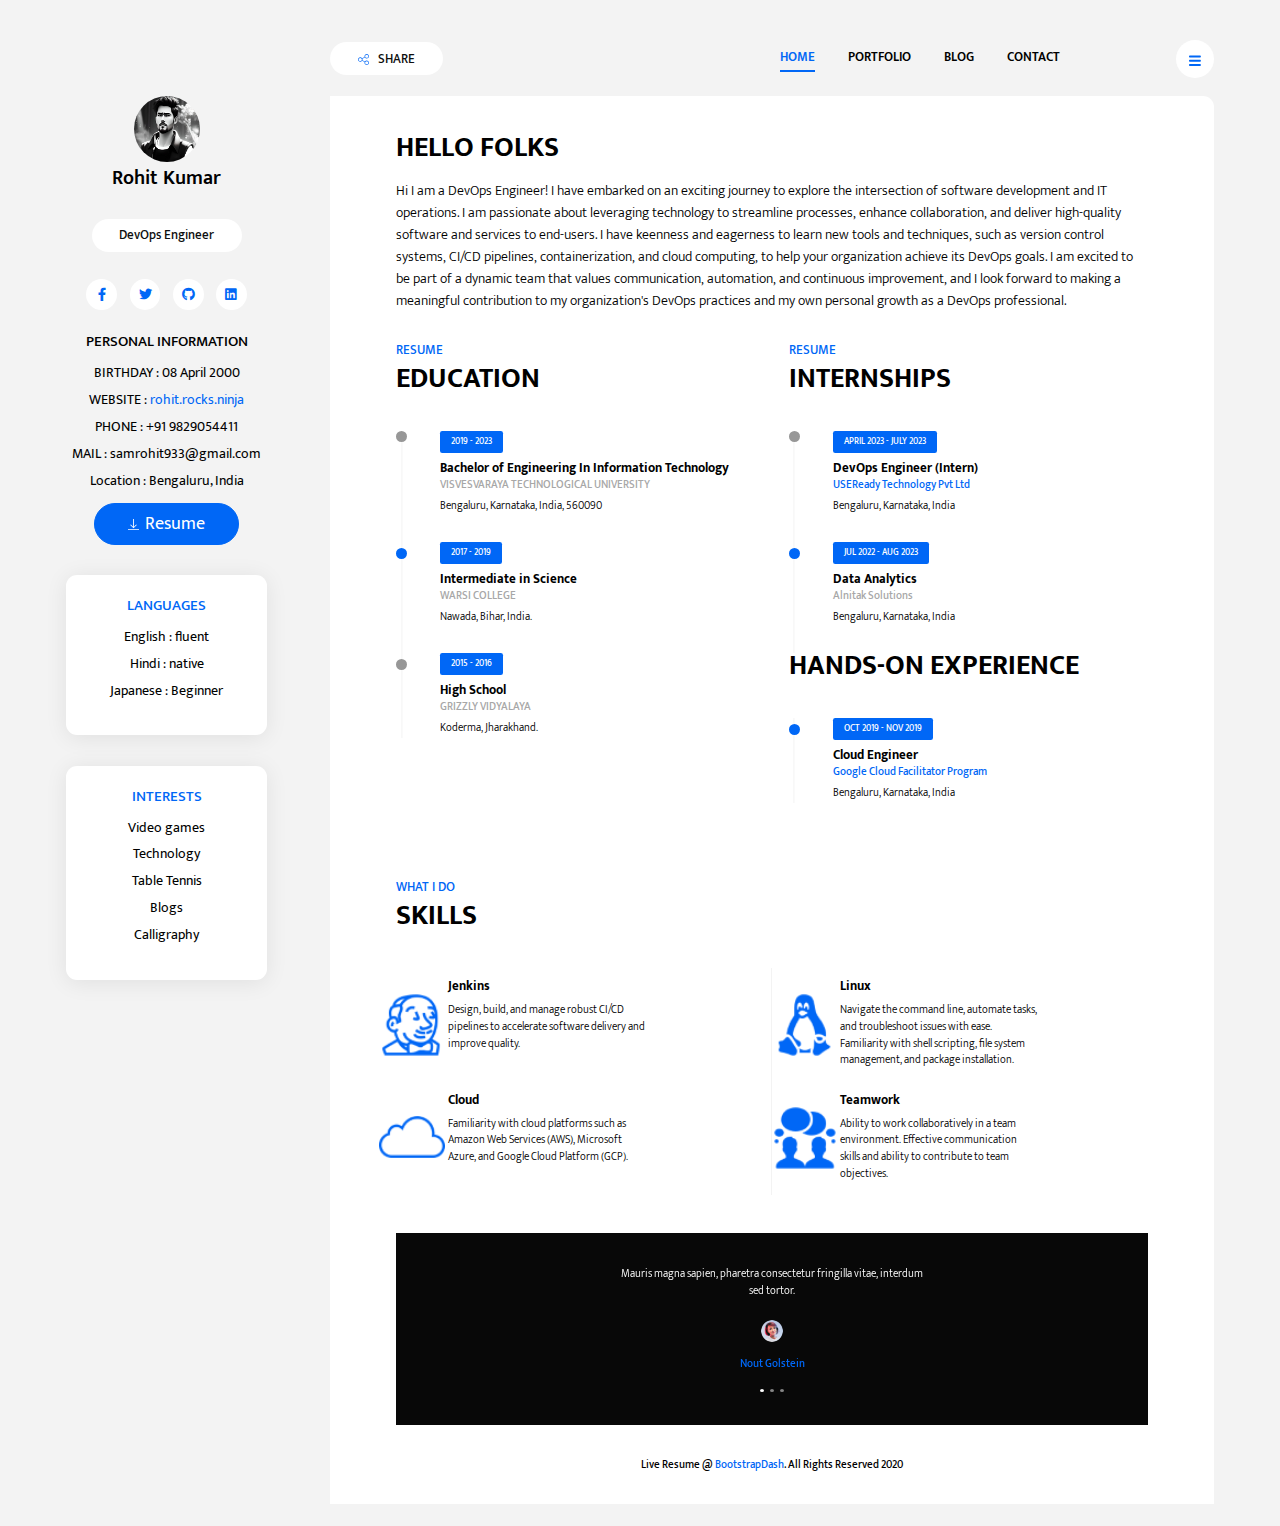
<file: index.html>
<!DOCTYPE html>
<html lang="en">

<head>
    <meta charset="UTF-8">
    <meta name="viewport" content="width=device-width, initial-scale=1.0">
    <meta http-equiv="X-UA-Compatible" content="ie=edge">
    <link rel="shortcut icon" type="image/x-icon" href="/assets/images/fevicon.ico">
    <title>Rohit Kumar :: Home</title>
    <link href="https://fonts.googleapis.com/css?family=Mukta:300,400,500,600,700&display=swap" rel="stylesheet">
    <link rel="stylesheet" href="assets/vendors/@fortawesome/fontawesome-free/css/all.min.css">
    <link rel="stylesheet" href="assets/css/live-resume.css">
    <script type="text/javascript" src="https://platform-api.sharethis.com/js/sharethis.js#property=65266da3d2e3090013cbdcdd&product=inline-share-buttons&source=platform" async="async"></script>
</head>

<body>
    <header>
        <button class="btn btn-white btn-share ml-auto mr-3 ml-md-0 mr-md-auto"><img src="assets/images/share.svg" alt="share" class="btn-img">
            SHARE</button>
        <nav class="collapsible-nav" id="collapsible-nav">
            <a href="index.html" class="nav-link active">HOME</a>
            <!-- <a href="resume.html" class="nav-link">RESUME</a> -->
            <a href="portfolio.html" class="nav-link">PORTFOLIO</a>
            <a href="blog.html" class="nav-link">BLOG</a>
            <a href="contact.html" class="nav-link">CONTACT</a>
        </nav>
        <button class="btn btn-menu-toggle btn-white rounded-circle" data-toggle="collapsible-nav"
            data-target="collapsible-nav"><img src="assets/images/hamburger.svg" alt="hamburger"></button>
    </header>
    <div class="content-wrapper">
        <aside>
            <div class="profile-img-wrapper">
                <img src="assets/images/Profile-pic.png" alt="profile">
            </div>
            <h1 class="profile-name">Rohit Kumar</h1>
            <div class="text-center">
                <span class="badge badge-white badge-pill profile-designation">DevOps Engineer</span>
            </div>
            <nav class="social-links">
                <a href="https://www.facebook.com/rohitsam143" class="social-link"><i class="fab fa-facebook-f"></i></a>
                <a href="https://twitter.com/urslimshady" class="social-link"><i class="fab fa-twitter"></i></a>
                <!-- <a href="#!" class="social-link"><i class="fab fa-behance"></i></a>`
                <a href="#!" class="social-link"><i class="fab fa-dribbble"></i></a> -->
                <a href="https://github.com/urslimshady" class="social-link"><i class="fab fa-github"></i></a>
                <a href="https://www.linkedin.com/in/rohit-kumar-a32a4b192/" class="social-link"><i class="fab fa-linkedin"></i></a>
            </nav>
            <div class="widget">
                <h5 class="widget-title">personal information</h5>
                <div class="widget-content">
                    <p>BIRTHDAY : 08 April 2000</p>
                    <p>WEBSITE : <a href="https://urslimshady.rocks.ninja">rohit.rocks.ninja</a></p>
                    <p>PHONE : +91 9829054411</p>
                    <p>MAIL : samrohit933@gmail.com</p>
                    <p>Location : Bengaluru, India</p>
                    <a href="https://www.figma.com/file/1ODHzvQgHjN4sS0tHQzuJA/Rohit_Resume%2FCV-(Community)?type=design&node-id=0%3A1&mode=design&t=R9t8OTG83MrGR3T5-1">
                        <button class="btn btn-download-cv btn-primary rounded-pill"><img src="assets/images/download.svg" alt="download"
                        class="btn-img">Resume</button></a>
                </div>
            </div>
            <div class="widget card">
                <div class="card-body">
                    <div class="widget-content">
                        <h5 class="widget-title card-title">LANGUAGES</h5>
                        <p>English : fluent</p>
                        <p>Hindi : native</p>
                        <p>Japanese : Beginner</p>
                    </div>
                </div>
            </div>
            <div class="widget card">
                <div class="card-body">
                    <div class="widget-content">
                        <h5 class="widget-title card-title">INTERESTS</h5>
                        <p>Video games</p>
                        <p>Technology</p>
                        <p>Table Tennis</p>
                        <p>Blogs</p>
                        <p>Calligraphy</p>
                    </div>
                </div>
            </div>
        </aside>
        <main>
            <section class="intro-section">
                <h2 class="section-title">Hello Folks</h2>
                <p>Hi I am a DevOps Engineer! I have embarked on an exciting journey to explore the intersection of software development and IT operations.
                    I am passionate about leveraging technology to streamline processes, enhance collaboration, and deliver high-quality software and services to end-users.
                    I have keenness and eagerness to learn new tools and techniques, such as version control systems, CI/CD pipelines, containerization, and cloud computing,
                    to help your organization achieve its DevOps goals.
                    I am excited to be part of a dynamic team that values communication, automation, and continuous improvement, and I look forward to making a meaningful
                    contribution to my organization's DevOps practices and my own personal growth as a DevOps professional.</p>
                <!-- <a href="#!" class="btn btn-primary btn-hire-me">HIRE ME</a> -->
            </section>
            <section class="resume-section">
                <div class="row">
                    <div class="col-lg-6">
                        <h6 class="section-subtitle">RESUME</h6>
                        <h2 class="section-title">EDUCATION</h2>
                        <ul class="time-line">
                            <li class="time-line-item">
                                <span class="badge badge-primary">2019 - 2023</span>
                                <h6 class="time-line-item-title">Bachelor of Engineering In Information Technology</h6>
                                <p class="time-line-item-subtitle">VISVESVARAYA TECHNOLOGICAL UNIVERSITY</p>
                                <p class="time-line-item-content">Bengaluru, Karnataka, India, 560090</p>
                            </li>
                            <li class="time-line-item">
                                <span class="badge badge-primary">2017 - 2019</span>
                                <h6 class="time-line-item-title">Intermediate in Science</h6>
                                <p class="time-line-item-subtitle">WARSI COLLEGE</p>
                                <p class="time-line-item-content">Nawada, Bihar, India.
                                </p>
                            </li>
                            <li class="time-line-item">
                                <span class="badge badge-primary">2015 - 2016</span>
                                <h6 class="time-line-item-title">High School</h6>
                                <p class="time-line-item-subtitle">GRIZZLY VIDYALAYA</p>
                                <p class="time-line-item-content">Koderma, Jharakhand.
                                </p>
                            </li>
                        </ul>
                    </div>
                    <div class="col-lg-6">
                        <h6 class="section-subtitle">RESUME</h6>
                        <h2 class="section-title">Internships</h2>
                        <ul class="time-line">
                            <li class="time-line-item">
                                <span class="badge badge-primary">APRIL 2023 - JULY 2023</span>
                                <h6 class="time-line-item-title">DevOps Engineer (Intern)</h6>
                                <p class="time-line-item-subtitle"><a href="https://www.useready.com/">USEReady Technology Pvt Ltd</a></p>
                                <p class="time-line-item-content">Bengaluru, Karnataka, India</p>
                            </li>
                            <li class="time-line-item">
                                <span class="badge badge-primary">JUL 2022 - AUG 2023</span>
                                <h6 class="time-line-item-title">Data Analytics</h6>
                                <p class="time-line-item-subtitle">Alnitak Solutions</p>
                                <p class="time-line-item-content">Bengaluru, Karnataka, India
                                </p>
                            </li>
                            <h2 class="section-title">HANDS-ON EXPERIENCE</h2>
                            <li class="time-line-item">
                                <span class="badge badge-primary">OCT 2019 - NOV 2019</span>
                                <h6 class="time-line-item-title">Cloud Engineer</h6>
                                <p class="time-line-item-subtitle"><a href="https://www.cloudskillsboost.google/profile/badges">Google Cloud Facilitator Program</a></p>
                                <p class="time-line-item-content">Bengaluru, Karnataka, India
                                </p>
                            </li>
                            <!-- <li class="time-line-item">
                                <span class="badge badge-primary">2006 - 2008</span>
                                <h6 class="time-line-item-title">Graphic Designer</h6>
                                <p class="time-line-item-subtitle">Apple Inc.</p>
                                <p class="time-line-item-content">Mauris magna sapien, pharetra consectetur fringilla
                                    vitae, interdum sed
                                    tortor.
                                </p>
                            </li> -->
                        </ul>
                    </div>
                </div>
            </section>
            <section class="services-section">
                <h6 class="section-subtitle">WHAT I DO</h6>
                <h2 class="section-title">SKILLS</h2>
                <div class="row">
                    <div class="media service-card col-lg-6">
                        <div class="service-icon">
                            <img src="assets/images/icons8-jenkins-100.png" alt="target">
                        </div>
                        <div class="media-body">
                            <h5 class="service-title">Jenkins</h5>
                            <p class="service-description">Design, build, and manage robust CI/CD pipelines to accelerate software delivery and improve quality.</p>
                        </div>
                    </div>
                    <div class="media service-card col-lg-6">
                        <div class="service-icon">
                            <img src="assets/images/icons8-linux-100.png" alt="bulb">
                        </div>
                        <div class="media-body">
                            <h5 class="service-title">Linux</h5>
                            <p class="service-description">Navigate the command line, automate tasks, and troubleshoot issues with ease. 
                                Familiarity with shell scripting, file system management, and package installation.
                            </p>
                        </div>
                    </div>
                    <div class="media service-card col-lg-6">
                        <div class="service-icon">
                            <img src="assets/images/icons8-cloud-100.png" alt="development">
                        </div>
                        <div class="media-body">
                            <h5 class="service-title">Cloud</h5>
                            <p class="service-description"> Familiarity with cloud platforms such as Amazon Web Services (AWS), Microsoft Azure, and Google Cloud Platform (GCP).
                            </p>
                        </div>
                    </div>
                    <div class="media service-card col-lg-6">
                        <div class="service-icon">
                            <img src="assets/images/icons8-collaboration-100.png" alt="smartphone">
                        </div>
                        <div class="media-body">
                            <h5 class="service-title">Teamwork</h5>
                            <p class="service-description">Ability to work collaboratively in a team environment.
                                Effective communication skills and ability to contribute to team objectives.
                            </p>
                        </div>
                    </div>
                </div>
            </section>
            <section class="testimonial-section">
                <div id="testimonialCarousel" class="testimonial-carousel carousel slide" data-ride="carousel">
                    <div class="carousel-inner">
                        <div class="carousel-item active">
                            <p class="testimonial-content">Mauris magna sapien, pharetra consectetur fringilla vitae,
                                interdum sed tortor.</p>
                            <img src="assets/images/Profile.png" alt="profile" class="testimonial-img">
                            <p class="testimonial-name">Nout Golstein</p>
                        </div>
                        <div class="carousel-item">
                            <p class="testimonial-content">Mauris magna sapien, pharetra consectetur fringilla vitae,
                                interdum sed tortor.</p>
                            <img src="assets/images/Profile.png" alt="profile" class="testimonial-img">
                            <p class="testimonial-name">Nout Golstein</p>
                        </div>
                        <div class="carousel-item">
                            <p class="testimonial-content">Mauris magna sapien, pharetra consectetur fringilla vitae,
                                interdum sed tortor.</p>
                            <img src="assets/images/Profile.png" alt="profile" class="testimonial-img">
                            <p class="testimonial-name">Nout Golstein</p>
                        </div>
                    </div>
                    <ol class="carousel-indicators">
                        <li data-target="#testimonialCarousel" data-slide-to="0" class="active"></li>
                        <li data-target="#testimonialCarousel" data-slide-to="1"></li>
                        <li data-target="#testimonialCarousel" data-slide-to="2"></li>
                    </ol>
                </div>
            </section>

            <footer>Live Resume @ <a href="https://www.bootstrapdash.com" target="_blank" rel="noopener noreferrer">BootstrapDash</a>. All Rights Reserved 2020</footer>
        </main>
    </div>
    <script src="assets/vendors/jquery/dist/jquery.min.js"></script>
    <script src="assets/vendors/@popperjs/core/dist/umd/popper-base.min.js"></script>
    <script src="assets/vendors/bootstrap/dist/js/bootstrap.min.js"></script>
    <script src="assets/js/live-resume.js"></script>
</body>

</html>
</file>
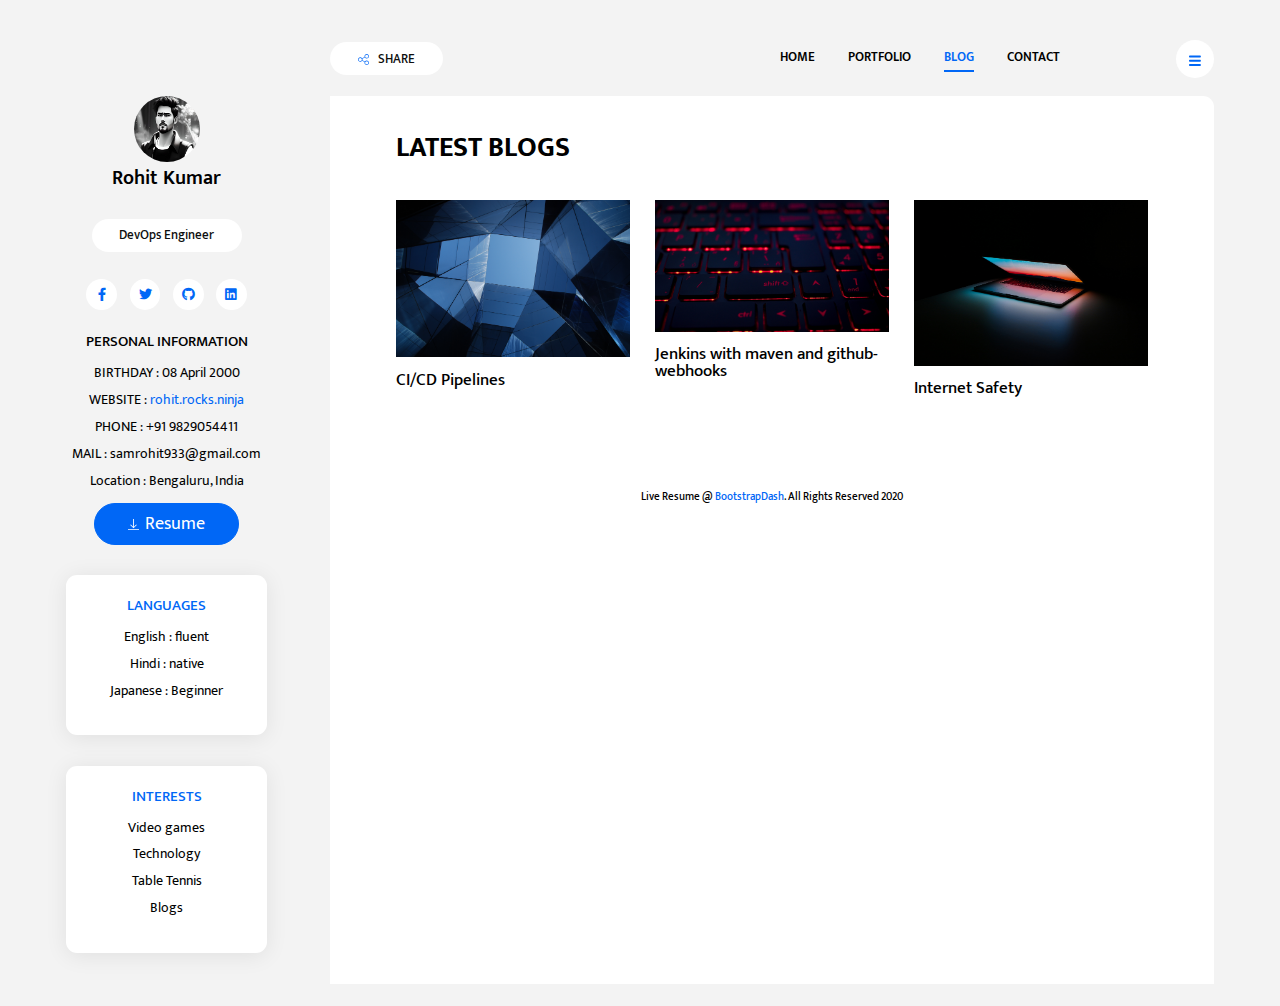
<file: blog.html>
<!DOCTYPE html>
<html lang="en">

<head>
    <meta charset="UTF-8">
    <meta name="viewport" content="width=device-width, initial-scale=1.0">
    <meta http-equiv="X-UA-Compatible" content="ie=edge">
    <link rel="shortcut icon" type="image/x-icon" href="/assets/images/fevicon.ico">
    <title>Rohit Kumar :: Blogs</title>
    <link href="https://fonts.googleapis.com/css?family=Mukta:300,400,500,600,700&display=swap" rel="stylesheet">
    <link rel="stylesheet" href="assets/vendors/@fortawesome/fontawesome-free/css/all.min.css">
    <link rel="stylesheet" href="assets/css/live-resume.css">
    <script type="text/javascript" src="https://platform-api.sharethis.com/js/sharethis.js#property=65266da3d2e3090013cbdcdd&product=inline-share-buttons&source=platform" async="async"></script>
</head>

<body>
    <header>
        <button class="btn btn-white btn-share ml-auto mr-3 ml-md-0 mr-md-auto"><img src="assets/images/share.svg"
                alt="share" class="btn-img">
            SHARE</button>
        <nav class="collapsible-nav" id="collapsible-nav">
            <a href="index.html" class="nav-link">HOME</a>
            <!-- <a href="resume.html" class="nav-link">RESUME</a> -->
            <a href="portfolio.html" class="nav-link">PORTFOLIO</a>
            <a href="blog.html" class="nav-link active">BLOG</a>
            <a href="contact.html" class="nav-link">CONTACT</a>
        </nav>
        <button class="btn btn-menu-toggle btn-white rounded-circle" data-toggle="collapsible-nav"
            data-target="collapsible-nav"><img src="assets/images/hamburger.svg" alt="hamburger"></button>
    </header>
    <div class="content-wrapper">
        <aside>
            <div class="profile-img-wrapper">
                <img src="assets/images/Profile-pic.png" alt="profile">
            </div>
            <h1 class="profile-name">Rohit Kumar</h1>
            <div class="text-center">
                <span class="badge badge-white badge-pill profile-designation">DevOps Engineer</span>
            </div>
            <nav class="social-links">
                <a href="https://www.facebook.com/rohitsam143" class="social-link"><i class="fab fa-facebook-f"></i></a>
                <a href="https://twitter.com/urslimshady" class="social-link"><i class="fab fa-twitter"></i></a>
                <!-- <a href="#!" class="social-link"><i class="fab fa-behance"></i></a>
                <a href="#!" class="social-link"><i class="fab fa-dribbble"></i></a> -->
                <a href="https://github.com/urslimshady" class="social-link"><i class="fab fa-github"></i></a>
                <a href="https://www.linkedin.com/in/rohit-kumar-a32a4b192/" class="social-link"><i class="fab fa-linkedin"></i></a>
            </nav>
            <div class="widget">
                <h5 class="widget-title">personal information</h5>
                <div class="widget-content">
                    <p>BIRTHDAY : 08 April 2000</p>
                    <p>WEBSITE : <a href="https://urslimshady.rocks.ninja">rohit.rocks.ninja</a></p>
                    <p>PHONE : +91 9829054411</p>
                    <p>MAIL : samrohit933@gmail.com</p>
                    <p>Location : Bengaluru, India</p>
                    <a href="https://www.figma.com/file/1ODHzvQgHjN4sS0tHQzuJA/Rohit_Resume%2FCV-(Community)?type=design&node-id=0%3A1&mode=design&t=R9t8OTG83MrGR3T5-1">
                        <button class="btn btn-download-cv btn-primary rounded-pill"><img src="assets/images/download.svg" alt="download"
                        class="btn-img">Resume</button></a>
                </div>
            </div>
            <div class="widget card">
                <div class="card-body">
                    <div class="widget-content">
                        <h5 class="widget-title card-title">LANGUAGES</h5>
                        <p>English : fluent</p>
                        <p>Hindi : native</p>
                        <p>Japanese : Beginner</p>
                    </div>
                </div>
            </div>
            <div class="widget card">
                <div class="card-body">
                    <div class="widget-content">
                        <h5 class="widget-title card-title">INTERESTS</h5>
                        <p>Video games</p>
                        <p>Technology</p>
                        <p>Table Tennis</p>
                        <p>Blogs</p>
                    </div>
                </div>
            </div>
        </aside>
        <main>
            <section class="blog-section">
                <h2 class="section-title">LATEST BLOGS</h2>

                <div class="blog-posts-wrapper">
                    <article class="blog-post">
                        <a href="https://urslimshadyblogs.rocks.ninja/streamline-your-software-delivery-with-jenkins-a-comprehensive-guide-to-cicd-pipelines" class="blog-post-link">
                            <img src="assets/images/blog1.jpg" alt="news 1" class="blog-post-thumbnail">
                            <h5 class="blog-post-title">CI/CD Pipelines</h5>

                        </a>
                        <!-- <p class="blog-post-meta">
                            <span class="post-published-date">28 DEC 2019</span>
                            <a href="#!" class="post-comments">3 COMMENTS</a>
                        </p> -->
                    </article>
                    <article class="blog-post">
                        <a href="https://urslimshadyblogs.rocks.ninja/accelerating-your-application-deployment-process-with-jenkins-github-webhook-and-maven-for-smooth-software-delivery" class="blog-post-link">
                            <img src="assets/images/blog2.jpg" alt="news 2" class="blog-post-thumbnail">
                            <h5 class="blog-post-title">Jenkins with maven and github-webhooks</h5>
                        </a>
                        <!-- <p class="blog-post-meta">
                            <span class="post-published-date">28 DEC 2019</span>
                            <a href="#!" class="post-comments">3 COMMENTS</a>
                        </p> -->
                    </article>
                    <article class="blog-post">
                        <a href="https://urslimshadyblogs.rocks.ninja/are-you-safe-on-internet" class="blog-post-link">
                            <img src="assets/images/blog3.jpg" alt="news 3" class="blog-post-thumbnail">
                            <h5 class="blog-post-title">Internet Safety</h5>
                        </a>
                        <!-- <p class="blog-post-meta">
                            <span class="post-published-date">28 DEC 2019</span>
                            <a href="#!" class="post-comments">3 COMMENTS</a>
                        </p> -->
                    </article>
                    <!-- <article class="blog-post">
                        <a href="#!" class="blog-post-link">
                            <img src="assets/images/News_4.jpg" alt="news 4" class="blog-post-thumbnail">
                            <h5 class="blog-post-title">Design Conferences in 2019</h5>
                        </a>
                        <p class="blog-post-meta">
                            <span class="post-published-date">28 DEC 2019</span>
                            <a href="#!" class="post-comments">3 COMMENTS</a>
                        </p>
                    </article>
                    <article class="blog-post">
                        <a href="#!" class="blog-post-link">
                            <img src="assets/images/News_5.jpg" alt="news 5" class="blog-post-thumbnail">
                            <h5 class="blog-post-title">Design Conferences in 2019</h5>
                        </a>
                        <p class="blog-post-meta">
                            <span class="post-published-date">28 DEC 2019</span>
                            <a href="#!" class="post-comments">3 COMMENTS</a>
                        </p>
                    </article>
                    <article class="blog-post">
                        <a href="#!" class="blog-post-link">
                            <img src="assets/images/News_6.jpg" alt="news 6" class="blog-post-thumbnail">
                            <h5 class="blog-post-title">Design Conferences in 2019</h5>
                        </a>
                        <p class="blog-post-meta">
                            <span class="post-published-date">28 DEC 2019</span>
                            <a href="#!" class="post-comments">3 COMMENTS</a>
                        </p>
                    </article> -->
                </div>
            </section>
            <footer>Live Resume @ <a href="https://www.bootstrapdash.com" target="_blank" rel="noopener noreferrer">BootstrapDash</a>. All Rights Reserved 2020</footer>
        </main>
    </div>
    <script src="assets/vendors/jquery/dist/jquery.min.js"></script>
    <script src="assets/vendors/@popperjs/core/dist/umd/popper-base.min.js"></script>
    <script src="assets/vendors/bootstrap/dist/js/bootstrap.min.js"></script>
    <script src="assets/vendors/entry/jq.entry.min.js"></script>
    <script src="assets/js/live-resume.js"></script>
</body>

</html>
</file>
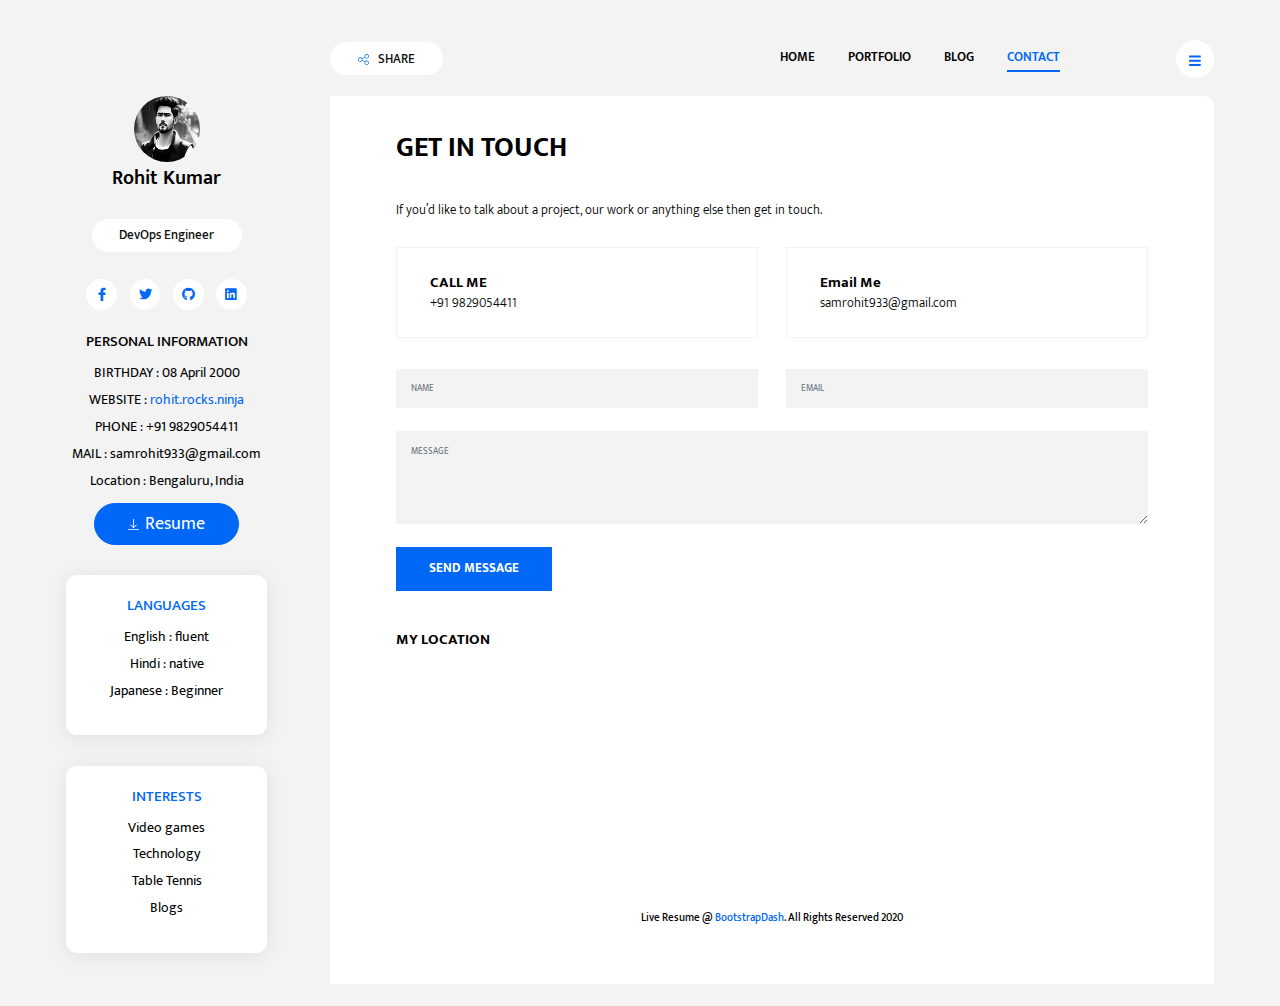
<file: contact.html>
<!DOCTYPE html>
<html lang="en">

<head>
    <meta charset="UTF-8">
    <meta name="viewport" content="width=device-width, initial-scale=1.0">
    <meta http-equiv="X-UA-Compatible" content="ie=edge">
    <link rel="shortcut icon" type="image/x-icon" href="/assets/images/fevicon.ico">
    <title>Rohit Kumar :: Contact</title>
    <link href="https://fonts.googleapis.com/css?family=Mukta:300,400,500,600,700&display=swap" rel="stylesheet">
    <link rel="stylesheet" href="assets/vendors/@fortawesome/fontawesome-free/css/all.min.css">
    <link rel="stylesheet" href="assets/css/live-resume.css">
    <script type="text/javascript" src="https://platform-api.sharethis.com/js/sharethis.js#property=65266da3d2e3090013cbdcdd&product=inline-share-buttons&source=platform" async="async"></script>
</head>

<body>
    <header>
        <button class="btn btn-white btn-share ml-auto mr-3 ml-md-0 mr-md-auto"><img src="assets/images/share.svg" alt="share" class="btn-img">
            SHARE</button>
        <nav class="collapsible-nav" id="collapsible-nav">
            <a href="index.html" class="nav-link">HOME</a>
            <!-- <a href="resume.html" class="nav-link">RESUME</a> -->
            <a href="portfolio.html" class="nav-link">PORTFOLIO</a>
            <a href="blog.html" class="nav-link">BLOG</a>
            <a href="contact.html" class="nav-link active">CONTACT</a>
        </nav>
        <button class="btn btn-menu-toggle btn-white rounded-circle" data-toggle="collapsible-nav"
            data-target="collapsible-nav"><img src="assets/images/hamburger.svg" alt="hamburger"></button>
    </header>
    <div class="content-wrapper">
        <aside>
            <div class="profile-img-wrapper">
                <img src="assets/images/Profile-pic.png" alt="profile">
            </div>
            <h1 class="profile-name">Rohit Kumar</h1>
            <div class="text-center">
                <span class="badge badge-white badge-pill profile-designation">DevOps Engineer</span>
            </div>
            <nav class="social-links">
                <a href="https://www.facebook.com/rohitsam143" class="social-link"><i class="fab fa-facebook-f"></i></a>
                <a href="https://twitter.com/urslimshady" class="social-link"><i class="fab fa-twitter"></i></a>
                <!-- <a href="#!" class="social-link"><i class="fab fa-behance"></i></a>
                <a href="#!" class="social-link"><i class="fab fa-dribbble"></i></a> -->
                <a href="https://github.com/urslimshady" class="social-link"><i class="fab fa-github"></i></a>
                <a href="https://www.linkedin.com/in/rohit-kumar-a32a4b192/" class="social-link"><i class="fab fa-linkedin"></i></a>
            </nav>
            <div class="widget">
                <h5 class="widget-title">personal information</h5>
                <div class="widget-content">
                    <p>BIRTHDAY : 08 April 2000</p>
                    <p>WEBSITE : <a href="https://urslimshady.rocks.ninja">rohit.rocks.ninja</a></p>
                    <p>PHONE : +91 9829054411</p>
                    <p>MAIL : samrohit933@gmail.com</p>
                    <p>Location : Bengaluru, India</p>
                    <a href="https://www.notion.so/Rohit-Kumar-ade7fa2700ad4f178be86724b5a1eb96">
                        <button class="btn btn-download-cv btn-primary rounded-pill"><img src="assets/images/download.svg" alt="download"
                        class="btn-img">Resume</button></a>
                </div>
            </div>
            <div class="widget card">
                <div class="card-body">
                    <div class="widget-content">
                        <h5 class="widget-title card-title">LANGUAGES</h5>
                        <p>English : fluent</p>
                        <p>Hindi : native</p>
                        <p>Japanese : Beginner</p>
                    </div>
                </div>
            </div>
            <div class="widget card">
                <div class="card-body">
                    <div class="widget-content">
                        <h5 class="widget-title card-title">INTERESTS</h5>
                        <p>Video games</p>
                        <p>Technology</p>
                        <p>Table Tennis</p>
                        <p>Blogs</p>
                    </div>
                </div>
            </div>
        </aside>
        <main>
            <section class="contact-section">
                <h2 class="section-title">GET IN TOUCH</h2>
                <p class="mb-4">If you’d like to talk about a project, our work or anything else then get in touch.</p>
                
                <div class="contact-cards-wrapper">
                    <div class="contact-card">
                        <h6 class="contact-card-title">CALL ME</h6>
                        <p class="contact-card-content">+91 9829054411</p>
                    </div>
                    <div class="contact-card">
                        <h6 class="contact-card-title">Email Me</h6>
                        <p class="contact-card-content">samrohit933@gmail.com</p>
                    </div>
                </div>

                <form action="https://formspree.io/f/mnqkbnyw" method="post" class="contact-form">
                    <div class="form-group form-group-name">
                      <label for="name" class="sr-only">Name</label>
                      <input type="text" name="name" id="name" class="form-control" placeholder="NAME">
                    </div>
                    <div class="form-group form-group-email">
                        <label for="email" class="sr-only">Email</label>
                        <input type="email" name="email" id="email" class="form-control" placeholder="EMAIL">
                    </div>
                    <div class="form-group">
                        <label for="message" class="sr-only">Message</label>
                        <textarea name="message" id="message" class="form-control" placeholder="MESSAGE" rows="5"></textarea>
                    </div>
                    <button type="submit" class="btn btn-primary form-submit-btn">SEND MESSAGE</button>
                </form>

            </section>
            <section class="location-section">
                <h5 class="section-title">MY LOCATION</h5>

                <div class="map-wrapper embed-responsive embed-responsive-16by9">
                    <iframe src="https://www.google.com/maps/embed?pb=!1m18!1m12!1m3!1d3886.4499713395226!2d77.49760858568716!3d13.070644079849927!2m3!1f0!2f0!3f0!3m2!1i1024!2i768!4f13.1!3m3!1m2!1s0x3bae2324ca579629%3A0xa6f9716812cb8b11!2sSapthagiri%20Super%20Speciality%20Hospital!5e0!3m2!1sen!2sin!4v1696077886463!5m2!1sen!2sin" width="600" height="450" style="border:0;" allowfullscreen="" loading="lazy" referrerpolicy="no-referrer-when-downgrade"></iframe>
                </div>
            </section>
            <footer>Live Resume @ <a href="https://www.bootstrapdash.com" target="_blank" rel="noopener noreferrer">BootstrapDash</a>. All Rights Reserved 2020</footer>
        </main>
    </div>
    <script src="assets/vendors/jquery/dist/jquery.min.js"></script>
    <script src="assets/vendors/@popperjs/core/dist/umd/popper-base.min.js"></script>
    <script src="assets/vendors/bootstrap/dist/js/bootstrap.min.js"></script>
    <script src="assets/vendors/entry/jq.entry.min.js"></script>
    <script src="assets/js/live-resume.js"></script>
    <script src="assets/js/message.js"></script>
</body>

</html>
</file>
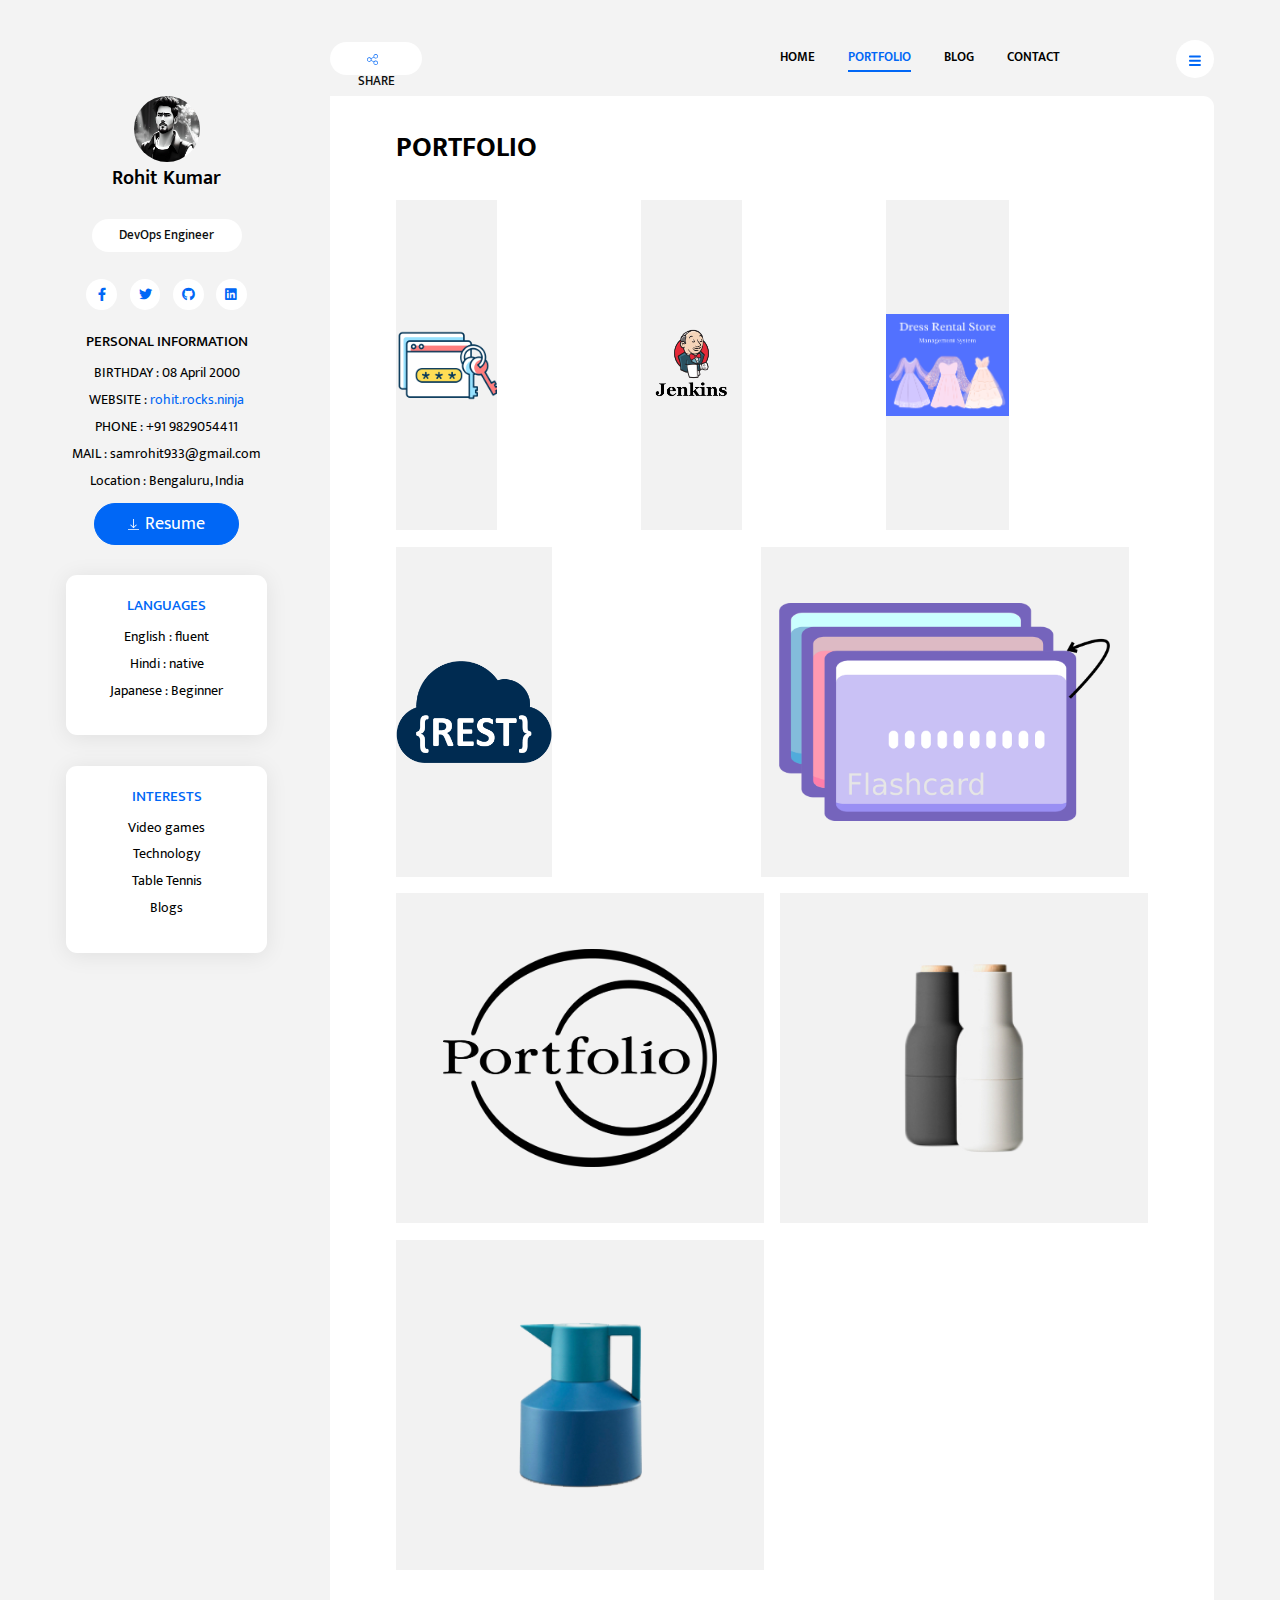
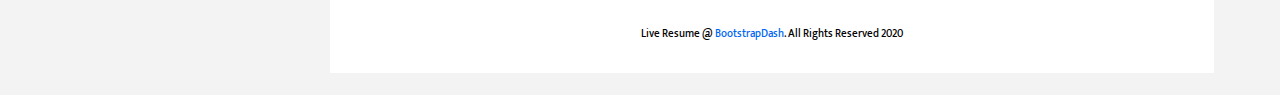
<file: portfolio.html>
<!DOCTYPE html>
<html lang="en">

<head>
    <meta charset="UTF-8">
    <meta name="viewport" content="width=device-width, initial-scale=1.0">
    <meta http-equiv="X-UA-Compatible" content="ie=edge">
    <link rel="shortcut icon" type="image/x-icon" href="/assets/images/fevicon.ico">
    <title>Rohit Kumar :: Portfolio</title>
    <link href="https://fonts.googleapis.com/css?family=Mukta:300,400,500,600,700&display=swap" rel="stylesheet">
    <link rel="stylesheet" href="assets/vendors/@fortawesome/fontawesome-free/css/all.min.css">
    <link rel="stylesheet" href="assets/css/live-resume.css">
    <script type="text/javascript" src="https://platform-api.sharethis.com/js/sharethis.js#property=65266da3d2e3090013cbdcdd&product=inline-share-buttons&source=platform" async="async"></script>
</head>

<body>
    <header>
        <button class="btn btn-white btn-share ml-auto mr-3 ml-md-0 mr-md-auto"><img src="assets/images/share.svg" alt="share" class="btn-img">
            <div class="sharethis-inline-share-buttons"></div>
            SHARE</button>
        <nav class="collapsible-nav" id="collapsible-nav">
            <a href="index.html" class="nav-link">HOME</a>
            <!-- <a href="resume.html" class="nav-link">RESUME</a> -->
            <a href="portfolio.html" class="nav-link active">PORTFOLIO</a>
            <a href="blog.html" class="nav-link">BLOG</a>
            <a href="contact.html" class="nav-link">CONTACT</a>
        </nav>
        <button class="btn btn-menu-toggle btn-white rounded-circle" data-toggle="collapsible-nav"
            data-target="collapsible-nav"><img src="assets/images/hamburger.svg" alt="hamburger"></button>
    </header>
    <div class="content-wrapper">
        <aside>
            <div class="profile-img-wrapper">
                <img src="assets/images/Profile-pic.png" alt="profile">
            </div>
            <h1 class="profile-name">Rohit Kumar</h1>
            <div class="text-center">
                <span class="badge badge-white badge-pill profile-designation">DevOps Engineer</span>
            </div>
            <nav class="social-links">
                <a href="https://www.facebook.com/rohitsam143" class="social-link"><i class="fab fa-facebook-f"></i></a>
                <a href="https://twitter.com/urslimshady" class="social-link"><i class="fab fa-twitter"></i></a>
                <!-- <a href="#!" class="social-link"><i class="fab fa-behance"></i></a>
                <a href="#!" class="social-link"><i class="fab fa-dribbble"></i></a> -->
                <a href="https://github.com/urslimshady" class="social-link"><i class="fab fa-github"></i></a>
                <a href="https://www.linkedin.com/in/rohit-kumar-a32a4b192/" class="social-link"><i class="fab fa-linkedin"></i></a>
            </nav>
            <div class="widget">
                <h5 class="widget-title">personal information</h5>
                <div class="widget-content">
                    <p>BIRTHDAY : 08 April 2000</p>
                    <p>WEBSITE : <a href="https://urslimshady.rocks.ninja">rohit.rocks.ninja</a></p>
                    <p>PHONE : +91 9829054411</p>
                    <p>MAIL : samrohit933@gmail.com</p>
                    <p>Location : Bengaluru, India</p>
                    <a href="https://www.figma.com/file/1ODHzvQgHjN4sS0tHQzuJA/Rohit_Resume%2FCV-(Community)?type=design&node-id=0%3A1&mode=design&t=R9t8OTG83MrGR3T5-1">
                        <button class="btn btn-download-cv btn-primary rounded-pill"><img src="assets/images/download.svg" alt="download"
                        class="btn-img">Resume</button></a>
                </div>
            </div>
            <div class="widget card">
                <div class="card-body">
                    <div class="widget-content">
                        <h5 class="widget-title card-title">LANGUAGES</h5>
                        <p>English : fluent</p>
                        <p>Hindi : native</p>
                        <p>Japanese : Beginner</p>
                    </div>
                </div>
            </div>
            <div class="widget card">
                <div class="card-body">
                    <div class="widget-content">
                        <h5 class="widget-title card-title">INTERESTS</h5>
                        <p>Video games</p>
                        <p>Technology</p>
                        <p>Table Tennis</p>
                        <p>Blogs</p>
                    </div>
                </div>
            </div>
        </aside>
        <main>
            <section class="portfolio-section">
                <h2 class="section-title">PORTFOLIO</h2>
                <div class="portfolio-wrapper">
                    <a href="https://github.com/urslimshady/MyPass-A-Secure-Password-Manager">
                    <figure class="portfolio-item hover-box">
                        <img src="assets/images/passMan.png" alt="project" class="portfolio-item-img">
                        <figcaption class="portfolio-item-details overlay">
                            <h3 class="portfolio-item-title">PROJECT 01</h3>
                            <p class="portfolio-item-description">Cryptography, Node.js</p>
                        </figcaption>
                    </figure></a>
                    <a href="https://github.com/urslimshady/MyPass-A-Secure-Password-Manager">
                    <figure class="portfolio-item hover-box">
                        <img src="assets/images/jenkinspfp.png" alt="project" class="portfolio-item-img">
                        <figcaption class="portfolio-item-details overlay">
                            <h3 class="portfolio-item-title">PROJECT 02</h3>
                            <p class="portfolio-item-description">DevOps, Jenkins</p>
                        </figcaption>
                    </figure></a>
                    <a href="https://github.com/urslimshady/Dress-rental-store-management-system">
                    <figure class="portfolio-item hover-box">
                        <img src="assets/images/ManagementSys.png" alt="project" class="portfolio-item-img">
                        <figcaption class="portfolio-item-details overlay">
                            <h3 class="portfolio-item-title">PROJECT 03</h3>
                            <p class="portfolio-item-description">Management System, Python</p>
                        </figcaption>
                    </figure></a>
                    <a href="https://github.com/urslimshady/Python-REST-FLASKw">
                    <figure class="portfolio-item hover-box">
                        <img src="assets/images/API.png" alt="project" class="portfolio-item-img">
                        <figcaption class="portfolio-item-details overlay">
                            <h3 class="portfolio-item-title">PROJECT 04</h3>
                            <p class="portfolio-item-description">REST-API, Flask</p> 
                        </figcaption>
                    </figure></a>
                    <a href="https://github.com/urslimshady/flashcard-app-django">
                    <figure class="portfolio-item hover-box">
                        <img src="assets/images/flashcards.png" alt="project" class="portfolio-item-img">
                        <figcaption class="portfolio-item-details overlay">
                            <h3 class="portfolio-item-title">PROJECT 05</h3>
                            <p class="portfolio-item-description">Django Flashcard App</p>
                        </figcaption></a>
                    </figure>
                    <a href="https://github.com/urslimshady/rp-portfolio">
                    <figure class="portfolio-item hover-box">
                        <img src="assets/images/portfol.png" alt="project" class="portfolio-item-img">
                        <figcaption class="portfolio-item-details overlay">
                            <h3 class="portfolio-item-title">PROJECT 06</h3>
                            <p class="portfolio-item-description">Django, Portfolio</p>
                        </figcaption></a>
                    </figure>
                    <figure class="portfolio-item hover-box">
                        <img src="assets/images/img_7.png" alt="project" class="portfolio-item-img">
                        <figcaption class="portfolio-item-details overlay">
                            <h3 class="portfolio-item-title">PROJECT 07</h3>
                            <p class="portfolio-item-description">Branding, Photography</p>
                        </figcaption>
                    </figure>
                    <figure class="portfolio-item hover-box">
                        <img src="assets/images/img_8.png" alt="project" class="portfolio-item-img">
                        <figcaption class="portfolio-item-details overlay">
                            <h3 class="portfolio-item-title">PROJECT 08</h3>
                            <p class="portfolio-item-description">Branding, Photography</p>
                        </figcaption>
                    </figure>
                </div>

            </section>
            <footer>Live Resume @ <a href="https://www.bootstrapdash.com" target="_blank" rel="noopener noreferrer">BootstrapDash</a>. All Rights Reserved 2020</footer>
        </main>
    </div>
    <script src="assets/vendors/jquery/dist/jquery.min.js"></script>
    <script src="assets/vendors/@popperjs/core/dist/umd/popper-base.min.js"></script>
    <script src="assets/vendors/bootstrap/dist/js/bootstrap.min.js"></script>
    <script src="assets/vendors/entry/jq.entry.min.js"></script>
    <script src="assets/js/live-resume.js"></script>
</body>

</html>
</file>
